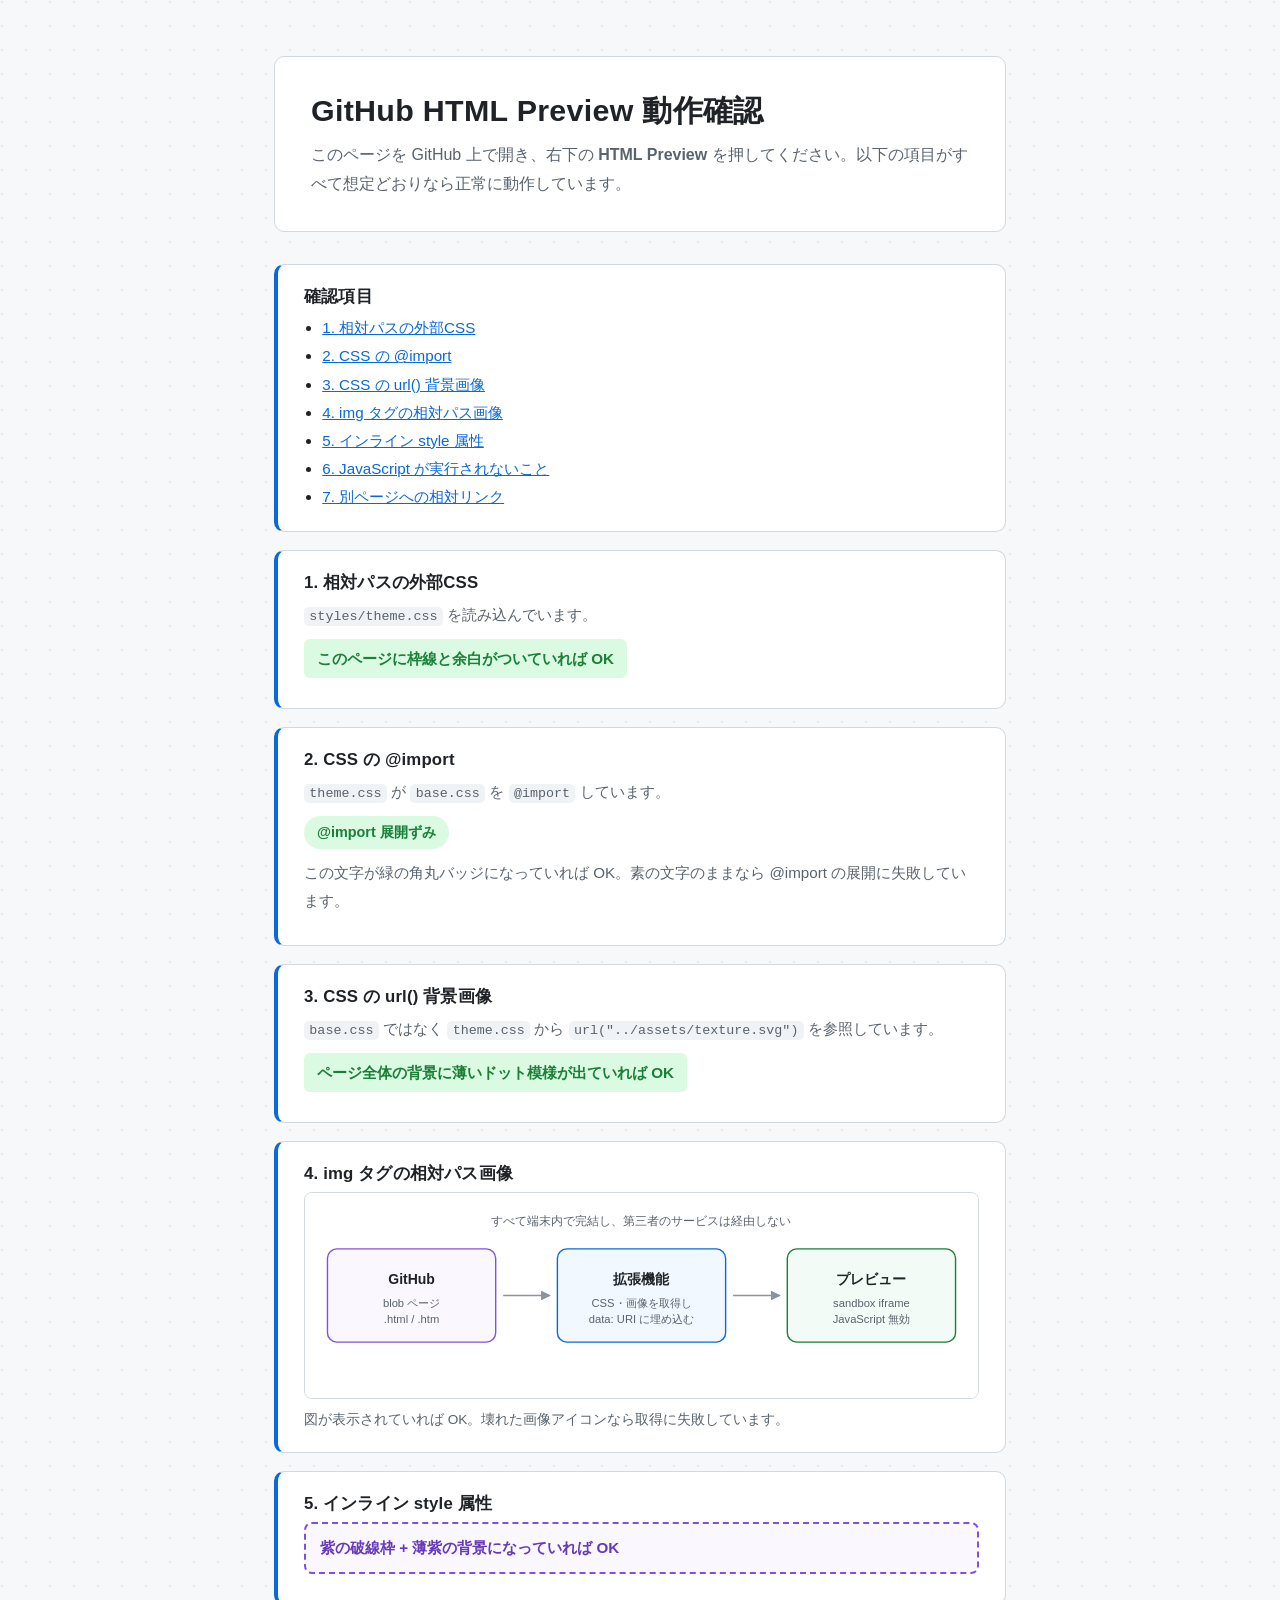
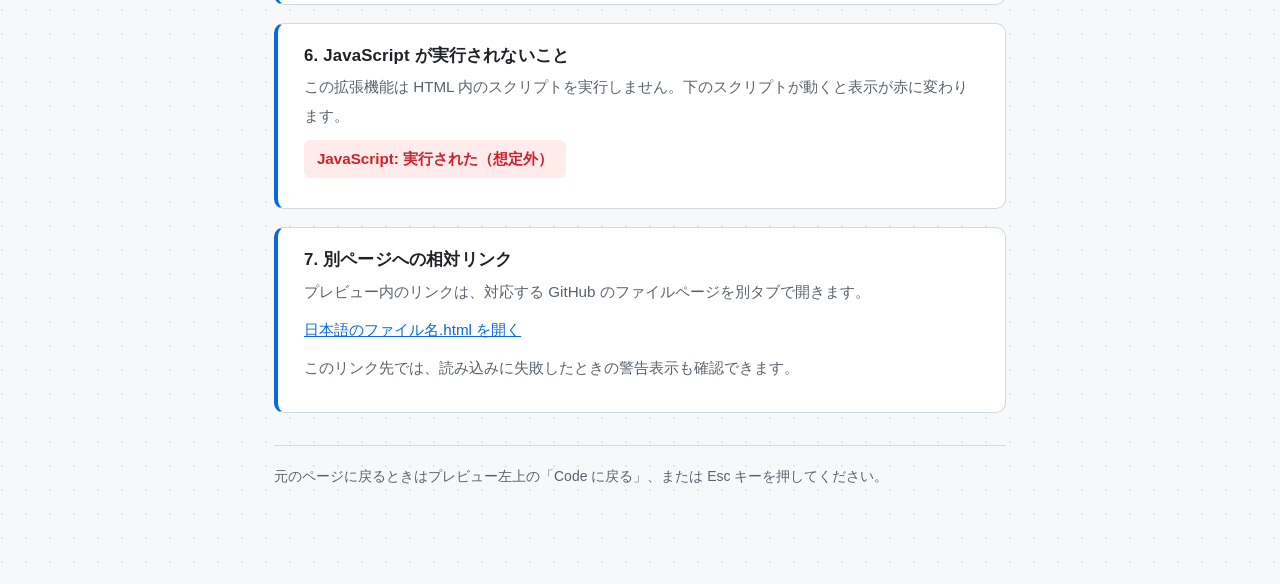
<file: demo/index.html>
<!doctype html>
<html lang="ja">
<head>
  <meta charset="utf-8">
  <meta name="viewport" content="width=device-width, initial-scale=1">
  <title>動作確認用ドキュメント | GitHub HTML Preview</title>
  <link rel="stylesheet" href="styles/theme.css">
  <style>
    /* HTML内に直接書いたCSS。外部CSSが読めなくてもこの枠線だけは残る。 */
    .inline-probe { border: 2px dashed #8250df; border-radius: 8px; padding: 10px 14px; }
  </style>
</head>
<body>
<div class="page">

  <header class="hero">
    <h1>GitHub HTML Preview 動作確認</h1>
    <p>このページを GitHub 上で開き、右下の <strong>HTML Preview</strong> を押してください。以下の項目がすべて想定どおりなら正常に動作しています。</p>
  </header>

  <nav class="toc check">
    <h2>確認項目</h2>
    <ul>
      <li><a href="#css">1. 相対パスの外部CSS</a></li>
      <li><a href="#import">2. CSS の @import</a></li>
      <li><a href="#bg">3. CSS の url() 背景画像</a></li>
      <li><a href="#img">4. img タグの相対パス画像</a></li>
      <li><a href="#inline">5. インライン style 属性</a></li>
      <li><a href="#js">6. JavaScript が実行されないこと</a></li>
      <li><a href="#link">7. 別ページへの相対リンク</a></li>
    </ul>
  </nav>

  <section class="check" id="css">
    <h2>1. 相対パスの外部CSS</h2>
    <p><code>styles/theme.css</code> を読み込んでいます。</p>
    <p class="status ok">このページに枠線と余白がついていれば OK</p>
  </section>

  <section class="check" id="import">
    <h2>2. CSS の @import</h2>
    <p><code>theme.css</code> が <code>base.css</code> を <code>@import</code> しています。</p>
    <p><span class="import-probe">@import 展開ずみ</span></p>
    <p>この文字が緑の角丸バッジになっていれば OK。素の文字のままなら @import の展開に失敗しています。</p>
  </section>

  <section class="check" id="bg">
    <h2>3. CSS の url() 背景画像</h2>
    <p><code>base.css</code> ではなく <code>theme.css</code> から <code>url("../assets/texture.svg")</code> を参照しています。</p>
    <p class="status ok">ページ全体の背景に薄いドット模様が出ていれば OK</p>
  </section>

  <section class="check" id="img">
    <h2>4. img タグの相対パス画像</h2>
    <figure>
      <img src="assets/diagram.svg" alt="GitHub のページから拡張機能が CSS と画像を取得し、sandbox iframe にプレビューを表示する流れ">
      <figcaption>図が表示されていれば OK。壊れた画像アイコンなら取得に失敗しています。</figcaption>
    </figure>
  </section>

  <section class="check" id="inline">
    <h2>5. インライン style 属性</h2>
    <p class="inline-probe" style="background: #faf7ff; color: #6639ba; font-weight: 600;">
      紫の破線枠 + 薄紫の背景になっていれば OK
    </p>
  </section>

  <section class="check" id="js">
    <h2>6. JavaScript が実行されないこと</h2>
    <p>この拡張機能は HTML 内のスクリプトを実行しません。下のスクリプトが動くと表示が赤に変わります。</p>
    <p id="js-check" class="status ok">JavaScript: 実行されていない（想定どおり）</p>
    <script>
      // 実行されてしまった場合だけ表示が変わる。プレビューでは常に「実行されていない」のままになる。
      var probe = document.getElementById('js-check');
      probe.textContent = 'JavaScript: 実行された（想定外）';
      probe.className = 'status ng';
    </script>
  </section>

  <section class="check" id="link">
    <h2>7. 別ページへの相対リンク</h2>
    <p>プレビュー内のリンクは、対応する GitHub のファイルページを別タブで開きます。</p>
    <p><a href="日本語のファイル名.html">日本語のファイル名.html を開く</a></p>
    <p>このリンク先では、読み込みに失敗したときの警告表示も確認できます。</p>
  </section>

  <footer>
    元のページに戻るときはプレビュー左上の「Code に戻る」、または Esc キーを押してください。
  </footer>

</div>
</body>
</html>
</file>
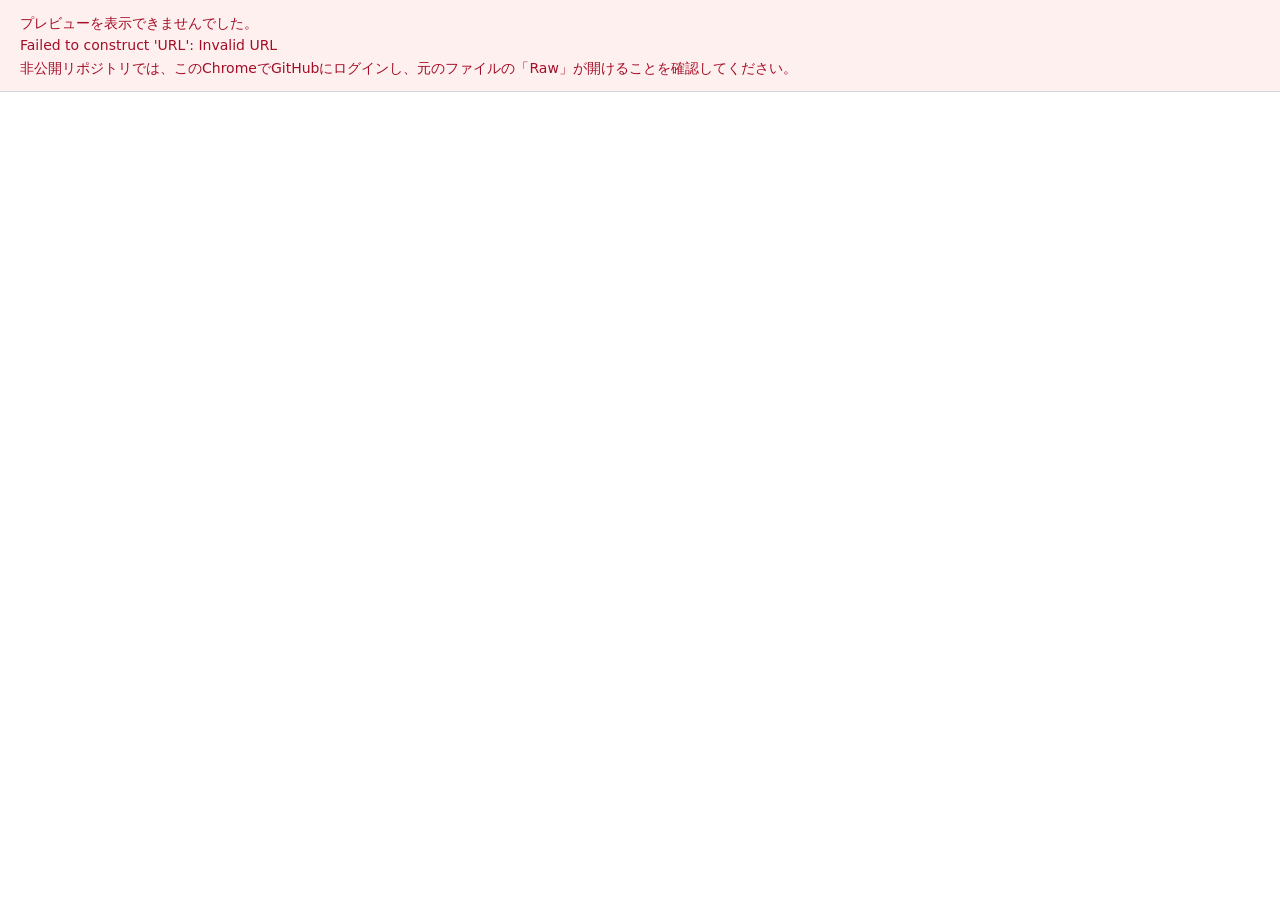
<file: viewer.html>
<!doctype html>
<html lang="ja"><head><meta charset="utf-8"><meta name="viewport" content="width=device-width, initial-scale=1"><title>GitHub HTML Preview</title><link rel="stylesheet" href="viewer.css"></head>
<body><div id="status" role="status">HTML・CSS・画像を読み込んでいます…</div><iframe id="preview" title="整形されたHTML" sandbox="allow-popups allow-popups-to-escape-sandbox" referrerpolicy="no-referrer" hidden></iframe><script type="module" src="viewer.js"></script></body></html>
</file>
<file: demo/styles/theme.css>
/* theme.css — index.html から相対パスで読み込まれる。 */
@import url("base.css");

body {
  /* CSS の url(...) 経由で同じリポジトリの画像を読み込む。 */
  background-color: #f6f8fa;
  background-image: url("../assets/texture.svg");
  background-repeat: repeat;
}

.page {
  max-width: 780px;
  margin: 0 auto;
  padding: 56px 24px 96px;
}

header.hero {
  background: var(--surface);
  border: 1px solid var(--line);
  border-radius: var(--radius);
  padding: 32px 36px;
  margin-bottom: 32px;
}

header.hero h1 { margin: 0 0 8px; font-size: 1.9rem; }
header.hero p { margin: 0; color: var(--muted); }

.check {
  background: var(--surface);
  border: 1px solid var(--line);
  border-left: 4px solid var(--accent);
  border-radius: var(--radius);
  padding: 20px 26px;
  margin-bottom: 18px;
}

.check h2 { margin: 0 0 6px; font-size: 1.05rem; }
.check p { margin: 0 0 10px; color: var(--muted); font-size: .95rem; }

.status {
  display: inline-block;
  border-radius: 6px;
  padding: .35em .85em;
  font-weight: 600;
  font-size: .9rem;
  margin: 0;
}
.status.ok { background: var(--ok-bg); color: var(--ok-ink); }
.status.ng { background: var(--ng-bg); color: var(--ng-ink); }

figure { margin: 0; }
figure img { display: block; width: 100%; border: 1px solid var(--line); border-radius: 8px; }
figcaption { color: var(--muted); font-size: .85rem; margin-top: 8px; }

nav.toc { font-size: .95rem; }
nav.toc ul { margin: 0; padding-left: 1.2em; }

footer { color: var(--muted); font-size: .875rem; border-top: 1px solid var(--line); margin-top: 32px; padding-top: 18px; }
</file>
<file: viewer.css>
html,body{margin:0;height:100%;background:#fff;color:#24292f;font:14px/1.6 system-ui}body{display:flex;flex-direction:column}#status{padding:12px 20px;background:#f6f8fa;border-bottom:1px solid #d0d7de;white-space:pre-wrap;overflow-wrap:anywhere;max-height:30vh;overflow:auto}#status.error{color:#a40e26;background:#fff0f0}#status[hidden],#preview[hidden]{display:none}#preview{border:0;width:100%;flex:1;min-height:0;background:white}
</file>
